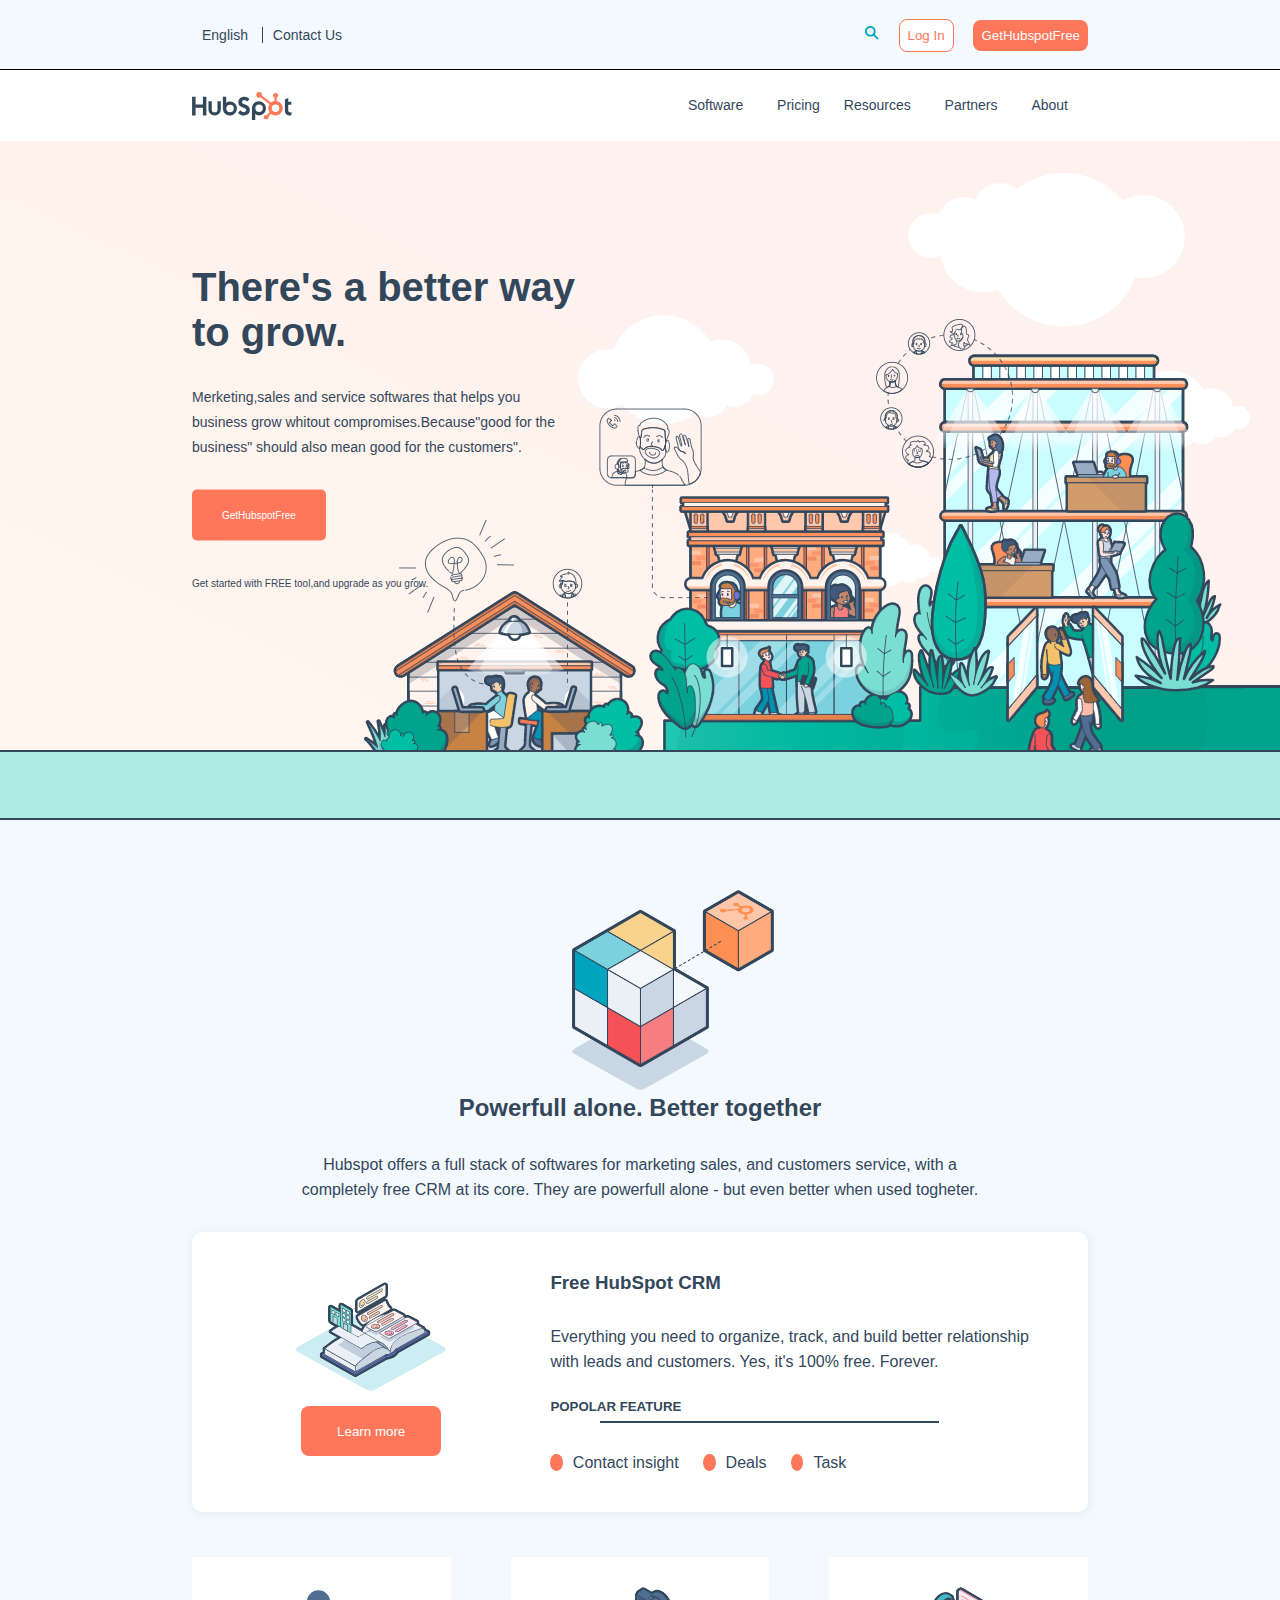
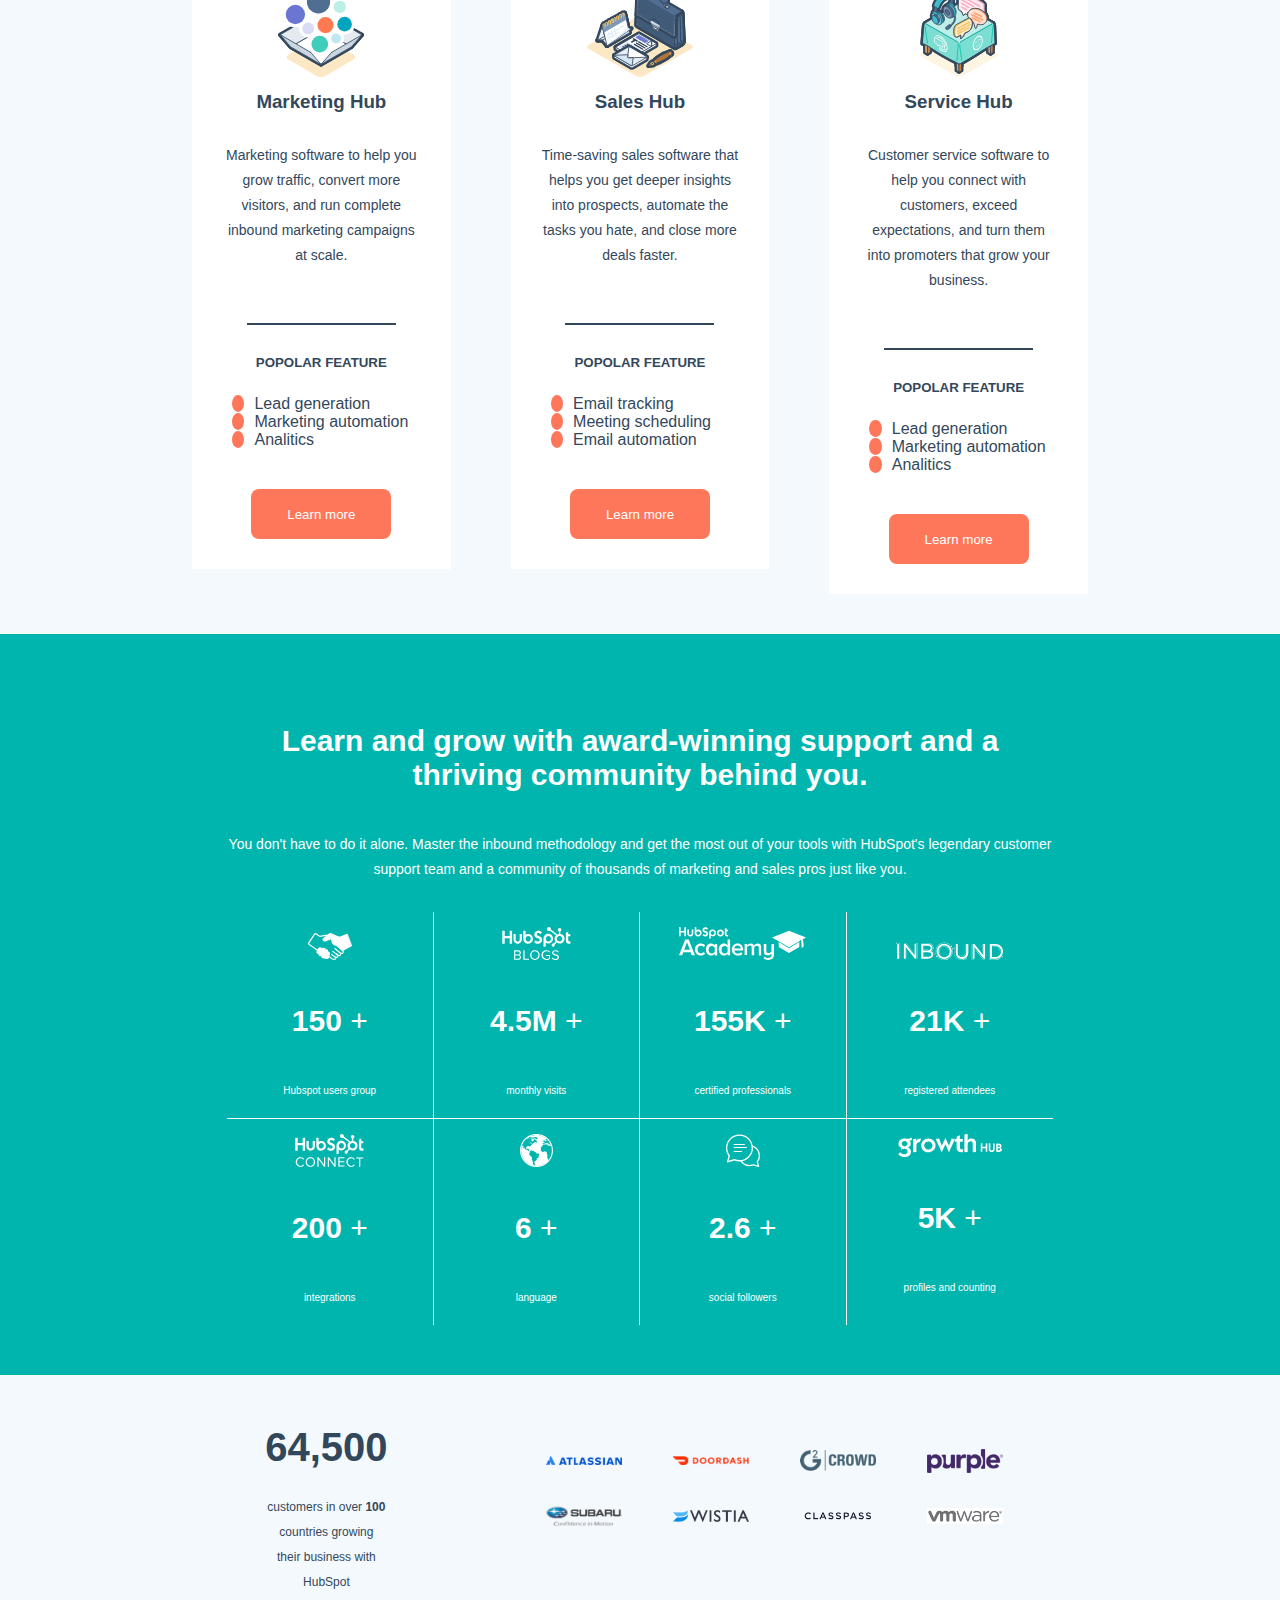
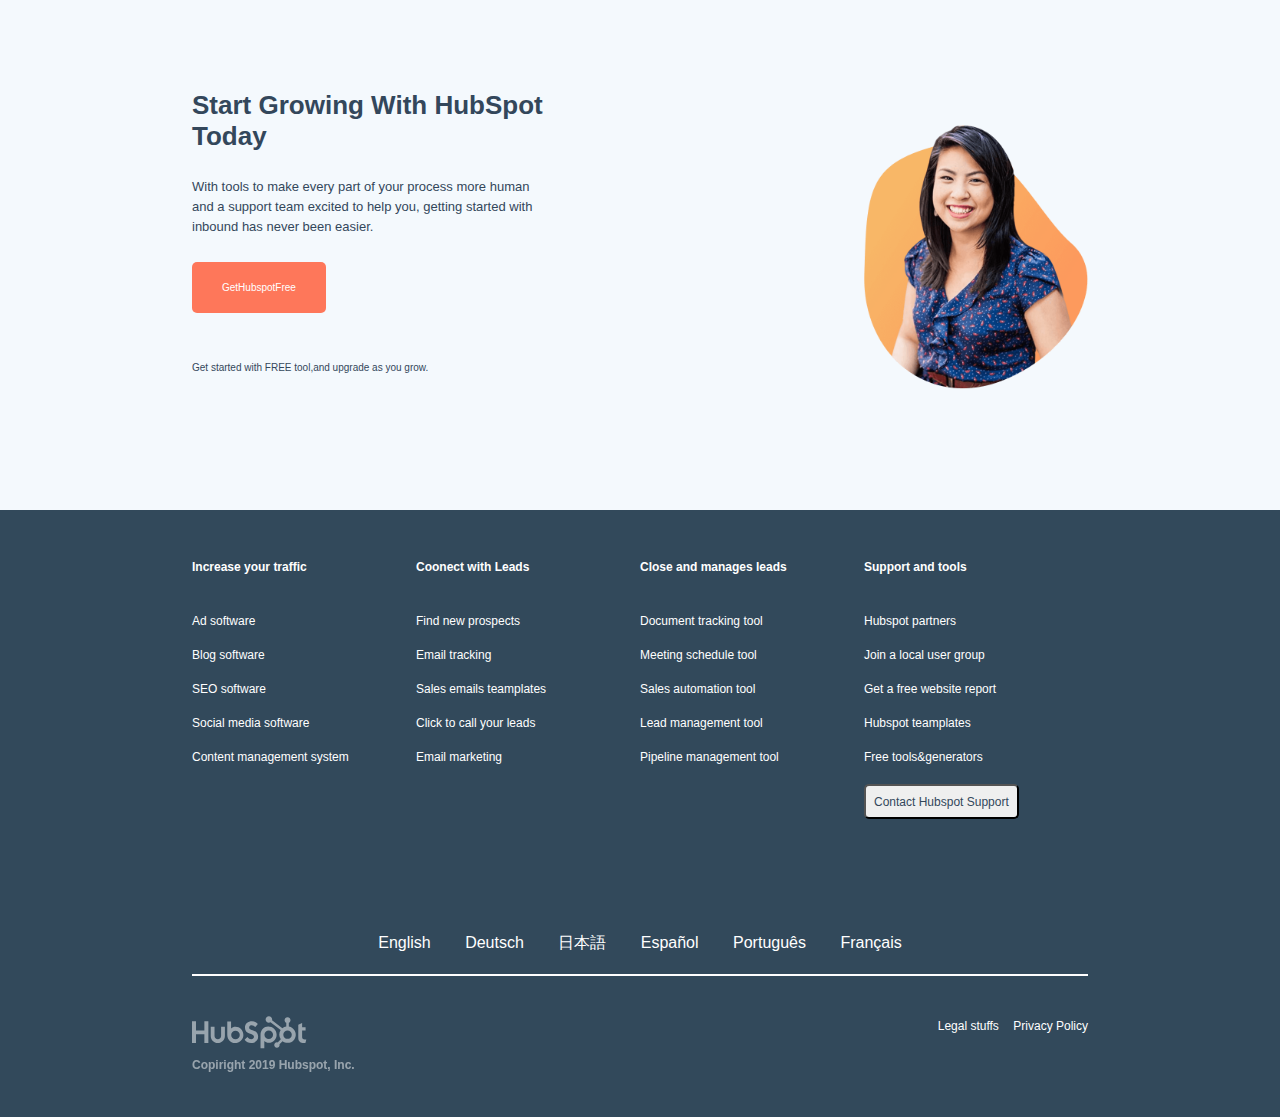
<file: index.html>
<!DOCTYPE html>
<html lang="en">
<head>
    <meta charset="UTF-8">
    <meta http-equiv="X-UA-Compatible" content="IE=edge">
    <meta name="viewport" content="width=device-width, initial-scale=1.0">
    <title>Hubspot</title>
    
    <!-- link css -->
    <link rel="stylesheet" href="./assets/css/style.css">

    <!-- font -->
    <link rel="preconnect" href="https://fonts.gstatic.com">
    <link href="https://fonts.googleapis.com/css2?family=Montserrat:wght@200;400;600;800&display=swap" rel="stylesheet">

    <!-- font awesome -->
    <link rel="stylesheet" href="https://cdnjs.cloudflare.com/ajax/libs/font-awesome/5.15.3/css/all.min.css" integrity="sha512-iBBXm8fW90+nuLcSKlbmrPcLa0OT92xO1BIsZ+ywDWZCvqsWgccV3gFoRBv0z+8dLJgyAHIhR35VZc2oM/gI1w==" crossorigin="anonymous" />

    <link rel="shortcut icon" href="./assets/img/HubSpot-Inversed-Favicon.webp" type="image/x-icon">
</head>

<body>
    <!-- site header -->
    <header>
        <!-- top nav -->
            <nav class="top_nav">
                <div class="container clearfix">
                    <!-- lato sinistro topn nav  -->
                    <div class="left_side">
                        <ul class="unstyled_list">
                            <li>
                                <i class="fas fa-globe-europe"></i>
                                English
                                <i class="fas fa-angle-down"></i>  
                            </li>
                            <li>
                                Contact Us
                            </li>
                        </ul>
                        

                    </div>
                    <!-- /lato sinistro top nav -->

                    <!-- lato destro top nav -->
                    <div class="right_side">
                        
                        <img src="./assets/img/search-20icon.webp" alt="search icon">
                        <button class="btn btn_out"><a href="">Log In</a></button>
                        <button class="btn btn_sol"><a href="">GetHubspotFree</a></button>

                    </div>
                    <!-- lato /destro top nav -->
                </div>         
            </nav>
        <!-- /top nav -->

        <!-- main nav -->
            <nav class="main_nav" >
                <div class="container clearfix">
                    <!-- lato sx main nav -->
                    <div class="left_side logo_img float">
                        <img src="./assets/img/logo.svg" alt="">
                    </div>
                    <!-- /lato sx main nav -->

                     <!-- lato dx main nav -->
                     <div class="nav_select">
                         <ul>
                             <li>Software<i class="fas fa-angle-down"></i> </li>
                             <li>Pricing</li>
                             <li>Resources<i class="fas fa-angle-down"></i> </li>
                             <li>Partners<i class="fas fa-angle-down"></i> </li>
                             <li>About<i class="fas fa-angle-down"></i> </li>
                         </ul>
                     </div>
                    <!-- /lato dx main nav -->   
              </div>
            </nav>
        <!-- /main nav -->

        <!-- header banner -->
        <div class="banner">
            <div class="container">
                <div class="jumbotron">
                    <h1>There's a better way to grow.</h1>
                    <p>Merketing,sales and service softwares that helps you business grow whitout compromises.Because"good for the business" should also mean good for the customers".</p>
                    <button class="btn btn_sol btn_big"><a href="">GetHubspotFree</a></button>
                    <p>Get started with FREE tool,and upgrade as you grow.</p>
                </div>
            </div>
        </div>
        <!-- /header banner -->
        <div class="separe"></div>
    </header>
    <!-- /site header -->

    <!-- site main -->
    <main>
        <!-- main ban -->
        <div class="main_ban">
            <img src="./assets/img/cube.webp" alt="cubo di rubick">
            <h2>Powerfull alone. Better together</h2>
            <p>Hubspot offers a full stack of softwares for marketing sales, and customers service, with a completely free CRM at its core. They are powerfull alone - but even better when used togheter.</p>
        </div>
        <!-- /main ban -->

        <!-- Main column -->
        <div class="container clearfix" id="columns">
            <div class="col_large clearfix">
               
                <div class="sx_side_cll float">
                    <img src="./assets/img/book.svg" alt="libro">
                    <button class="btn btn_sol btn_learn">
                        <a href="">Learn more</a>
                    </button>
                </div>
           
                <div class="rx_side_cll float">
                    
                    <h3>Free HubSpot CRM</h3>
                    
                    <p>Everything you need to organize, track, and build better relationship with leads and customers. Yes, it's 100% free. Forever.</p>
                    
                    <h5>POPOLAR FEATURE</h5>

                    

                    <ul>
                        <li>Contact insight</li>
                        <li>Deals</li>
                        <li>Task</li>
                    </ul>

                </div>
            
            </div>
        

            <div class="clearfix">
                
                <div class="col_3 float">
                    <img src="./assets/img/buble.svg" alt="">
                    <h3>Marketing Hub</h3>
                    <p>Marketing software to help you grow traffic, convert more visitors, and run complete inbound marketing campaigns at scale.</p>

                    <h5>POPOLAR FEATURE</h5>

                    <ul>
                        <li>Lead generation</li>
                        <li>Marketing automation</li>
                        <li>Analitics</li>
                    </ul>

                    <button class="btn btn_sol btn_learn">
                        <a href="">Learn more</a>
                    </button>
    
                </div>
    
                <div class="col_3 float">
                    <img src="./assets/img/office.svg" alt="">
                    <h3>Sales Hub</h3>
                    <p>Time-saving sales software that helps you get deeper insights into prospects, automate the tasks you hate, and close more deals faster.</p>

                    <h5>POPOLAR FEATURE</h5>

                    <ul>
                        <li>Email tracking</li>
                        <li>Meeting scheduling</li>
                        <li>Email automation</li>
                    </ul>

                    <button class="btn btn_sol btn_learn">
                        <a href="">Learn more</a>
                    </button>


    
                </div>
    
                <div class="col_3 float">
                    <img src="./assets/img/table.svg" alt="">
                    <h3>Service Hub</h3>
                    <p>Customer service software to help you connect with customers, exceed expectations, and turn them into promoters that grow your business.</p>

                    <h5>POPOLAR FEATURE</h5>

                    <ul>
                        <li>Lead generation</li>
                        <li>Marketing automation</li>
                        <li>Analitics</li>
                    </ul>

                    <button class="btn btn_sol btn_learn">
                        <a href="">Learn more</a>
                    </button>
    
                </div>

            </div>
        <!-- Main column -->
            
        </div>
        <!-- /Main column -->

        <!-- main data section -->
        <div class="data_section">
            <div class="container">
                <h2>Learn and grow with award-winning support and a thriving community behind you.</h2>
                <p>You don't have to do it alone. Master the inbound methodology and get the most out of your tools with HubSpot's legendary customer support team and a community of thousands of marketing and sales pros just like you.</p>
            </div>

            <div class="container clearfix">
              
                <!-- prima riga box dati -->
                <div class="row1">
                   
                    <div class="lt_boxes float">
                        <img src="./assets/img/hands.svg" alt="stretta di mano">
                        <h2>150</h2>
                        <p>Hubspot users group</p>
                    </div>
                    
                    <div class="lt_boxes float ">
                        <img src="./assets/img/blogs.svg" alt="icona blog">
                        <h2>4.5M</h2>
                        <p>monthly visits</p>
                    </div>
                   
                    <div class="lt_boxes float ">
                        <img src="./assets/img/academy.svg" alt="icona accademia Hubspot">
                        <h2>155K</h2>
                        <p>certified professionals</p>
                    </div>
                   
                    <div class="lt_boxes float ">
                        <img src="./assets/img/inbound.svg" alt="inbound">
                        <h2>21K</h2>
                        <p>registered attendees</p>
                    </div>

                </div>
               <!-- /prima riga box dati -->

                <!-- seconda riga box dati -->
                <div class="row2">

                    <div class="lt_boxes float">
                        <img src="./assets/img/connect.svg" alt="icona hubspot connect">
                        <h2>200</h2>
                        <p>integrations</p>
                    </div>

                    <div class="lt_boxes float">
                        <img src="./assets/img/globe.svg" alt="icona mondo">
                        <h2>6</h2>
                        <p>language</p>
                    </div>

                    <div class="lt_boxes float">
                        <img src="./assets/img/followers.svg" alt="icona followers">
                        <h2>2.6</h2>
                        <p>social followers</p>
                    </div>

                    <div class="lt_boxes float">
                        <img src="./assets/img/growth.svg" alt="icona hubspot growth">
                        <h2>5K</h2>
                        <p>profiles and counting</p>
                    </div>

                </div>
                <!-- seconda riga box dati -->

            </div>
        </div>
        <!--/ main data section -->

        <!-- main partners logo section -->
        <div class="container clearfix">
            <div class="partner_data float">
                <h2>64,500</h2>
                <p>customers in over <strong>100</strong> countries growing their business with HubSpot</p>
            </div>
        

            <div class="partners_logo float">
               
                <div class="gallery">
                    <img src="./assets/img/atlasian.webp" alt="atlasian logo">
                </div>

                <div class="gallery">
                    <img src="./assets/img/doordash.webp" alt="doordash logo">
                </div>

                <div class="gallery">
                    <img src="./assets/img/g2crowd.webp" alt="g2crowd logo">
                </div>

                 <div class="gallery">
                    <img src="./assets/img/purple.webp" alt="purple logo">
                </div>

                <div class="gallery">
                    <img src="./assets/img/subaru.webp" alt="subaru logo">
                </div>

                <div class="gallery">
                    <img src="./assets/img/wistia.webp" alt="wistia logo">
                </div>

                <div class="gallery">
                    <img src="./assets/img/classpass.webp" alt="classpass logo">
                </div>

                <div class="gallery">
                    <img src="./assets/img/vmware.webp" alt="vmware logo"> 
                </div>
           
            </div>
        </div>
        <!-- /main partners logo section -->

        <!-- start grow section -->
        <div class="container">
            <div class="banner2">
               <div class="banner2_text">
                    <h2>Start Growing With HubSpot Today</h2>
                
                    <p>With tools to make every part of your process more human and a support team excited to help you, getting started with inbound has never been easier.</p>
                
                    <button class="btn btn_sol btn_big"><a href="">GetHubspotFree</a></button>
                
                    <p>Get started with FREE tool,and upgrade as you grow.</p> 
                </div>
            </div>
          
        </div>
        <!-- /start grow section -->


    </main>
    <!-- /site main -->

    <!-- site footer -->
    <footer>
        <div class="container clearfix">
            <!-- prima colonna -->
            <div class="foot_col float">
               <ul>
                    <li class="list_title">
                        Increase your traffic
                    </li>
                    
                    <li>
                        Ad software
                    </li>
                    
                    <li>
                        Blog software
                    
                    </li>
                    
                    <li>
                        SEO software
                    </li>
                    
                    <li>
                        Social media software
                    </li>
                    
                    <li>
                        Content management system
                    </li>
             </ul>
            </div>
            <!-- /prima colonna -->

            <!-- seconda colonna -->
            <div class="foot_col float">
                <ul>
                    <li class="list_title">
                        Coonect with Leads
                    </li>
                    
                    <li>
                        Find new prospects
                    </li>
                    
                    <li>
                        Email tracking
                    </li>
                    
                    <li>
                        Sales emails teamplates
                    </li>
                    
                    <li>
                        Click to call your leads
                    </li>
                    
                    <li>
                        Email marketing
                    </li>
             </ul>
            </div>
            <!-- /seconda colonna -->

            <!-- terza colonna -->
            <div class="foot_col float">
                <ul>
                    <li class="list_title">
                        Close and manages leads
                    </li>
                    
                    <li>
                        Document tracking tool
                    </li>
                    
                    <li>
                        Meeting schedule tool
                    </li>
                    
                    <li>
                        Sales automation tool
                    </li>
                    
                    <li>
                        Lead management tool
                    </li>
                    
                    <li>
                        Pipeline management tool
                    </li>
             </ul>
            </div>
            <!-- /terza colonna -->

            <!-- quarta colonna -->
            <div class="foot_col float">
                <ul>
                    <li class="list_title">
                        Support and tools
                    </li>
                    
                    <li>
                        Hubspot partners
                    </li>
                    
                    <li>
                        Join a local user group
                    </li>
                    
                    <li>
                        Get a free website report
                    </li>
                    
                    <li>
                        Hubspot teamplates
                    </li>
                    
                    <li>
                        Free tools&generators
                    </li>

                    <li>
                        <button id="sup_btn">
                            <a href="">Contact Hubspot Support</a>
                        </button>
                    </li>

                    <li>
                        <i class="fab fa-facebook-f fa-lg"></i> 
                        <i class="fab fa-instagram fa-lg"></i>
                        <i class="fab fa-youtube fa-lg"></i>
                        <i class="fab fa-twitter fa-lg"></i>
                        <i class="fab fa-linkedin-in fa-lg"></i>
                    </li>
             </ul>
            </div>
            <!-- /quarta colonna -->

            <!-- lingue -->
            <div class="languages float">
                <a href="">English</a>
                <a href="">Deutsch</a>
                <a href="">日本語</a>
                <a href="">Español</a>
                <a href="">Português</a>
                <a href="">Français</a>
            </div>
            <!-- /lingue -->

            <!-- logo and terms -->
            <div class="clearfix">
                <div class="footer_logo float">
                    <img src="./assets/img/logo-white.svg" alt="hubspot logo bianco">
                    <span>Copiright 
                        <i class="far fa-copyright"></i>
                        2019 Hubspot, Inc.
                    </span>

                </div>

                <div class="terms float">
                    <a href="">Legal stuffs</a>
                    <a href="">Privacy Policy</a>
                </div>
            </div>
            <!-- /logo and terms -->



        </div>
    </footer>
    <!-- /site footer -->
    
</body>
</html>
</file>
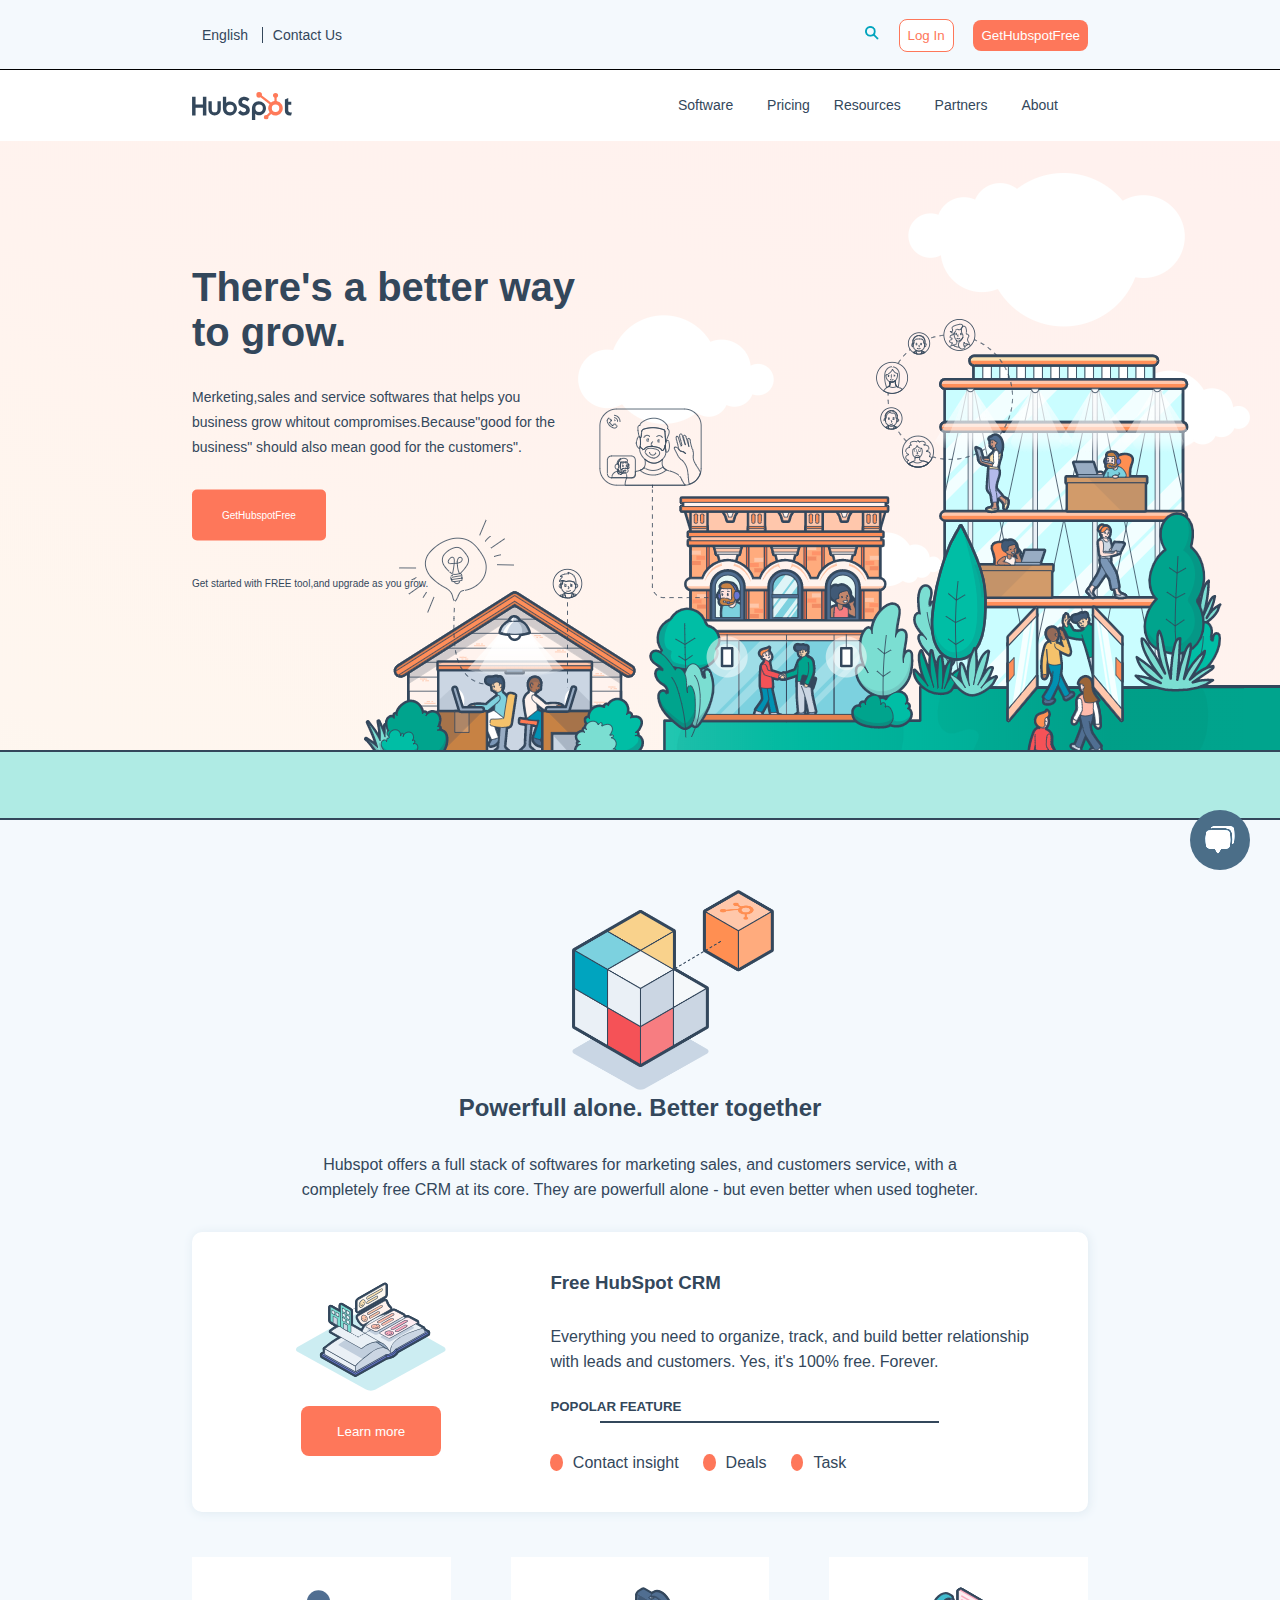
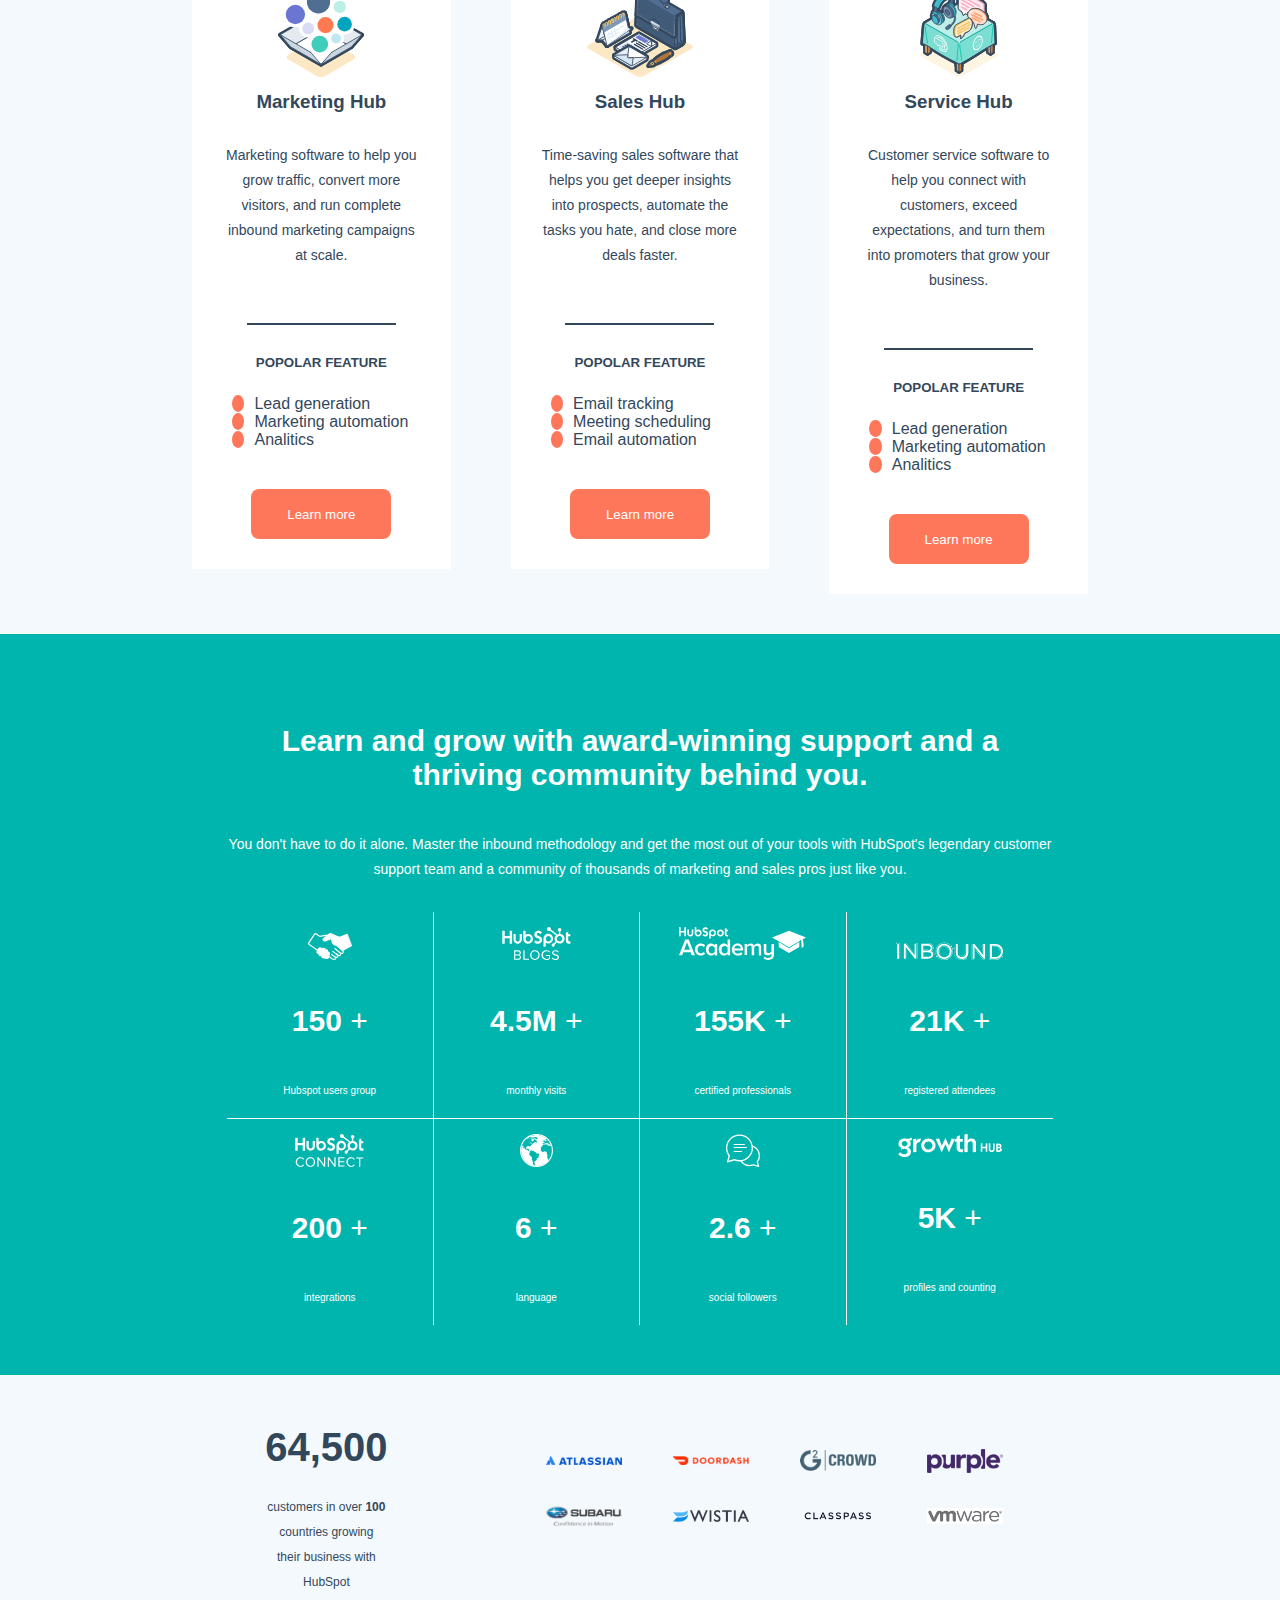
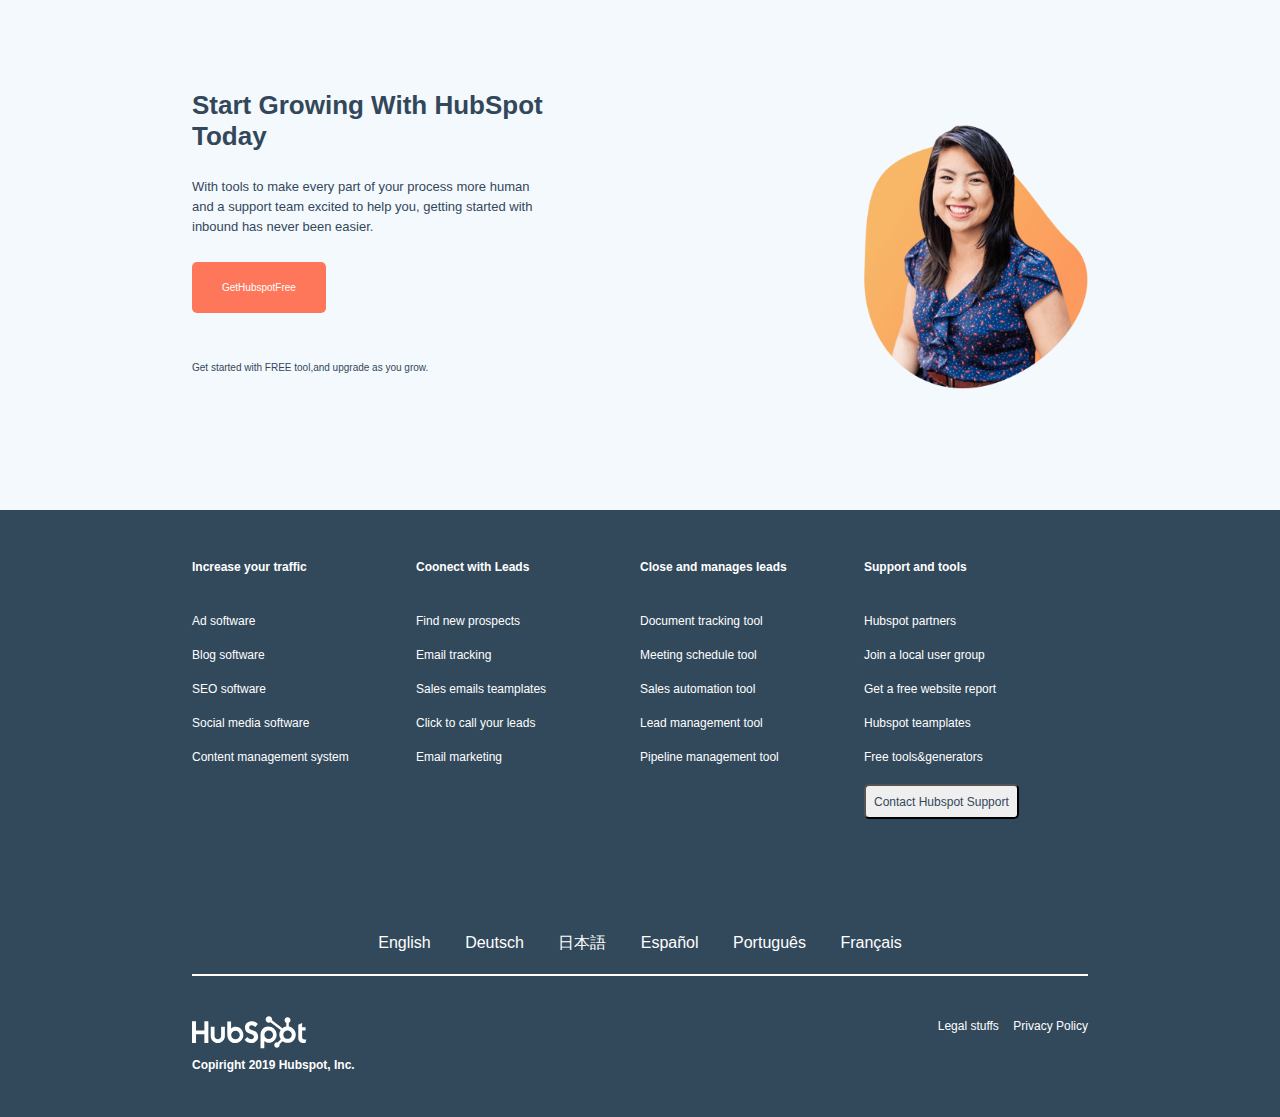
<file: Bonus/index.html>
<!DOCTYPE html>
<html lang="en">
<head>
    <meta charset="UTF-8">
    <meta http-equiv="X-UA-Compatible" content="IE=edge">
    <meta name="viewport" content="width=device-width, initial-scale=1.0">
    <title>Hubspot</title>
    
    <!-- link css -->
    <link rel="stylesheet" href="./assets/css/style.css">

    <!-- font -->
    <link rel="preconnect" href="https://fonts.gstatic.com">
    <link href="https://fonts.googleapis.com/css2?family=Montserrat:wght@200;400;600;800&display=swap" rel="stylesheet">

    <!-- font awesome -->
    <link rel="stylesheet" href="https://cdnjs.cloudflare.com/ajax/libs/font-awesome/5.15.3/css/all.min.css" integrity="sha512-iBBXm8fW90+nuLcSKlbmrPcLa0OT92xO1BIsZ+ywDWZCvqsWgccV3gFoRBv0z+8dLJgyAHIhR35VZc2oM/gI1w==" crossorigin="anonymous" />

    <link rel="shortcut icon" href="./assets/img/HubSpot-Inversed-Favicon.webp" type="image/x-icon">
</head>

<body>
    <!-- site header -->
    <header>
        <!-- top nav -->
            <nav class="top_nav">
                <div class="container clearfix">
                    <!-- lato sinistro topn nav  -->
                    <div class="left_side">
                        <ul class="unstyled_list">
                            <li>
                                <div class="dropdown">
                                    <i class="fas fa-globe-europe"></i>
                                        English
                                    <i class="fas fa-angle-down"></i>  
                                    <div class="dropdown_content dd_language">
                                        <a href="">English</a>
                                        <a href="">Deutsch</a>
                                        <a href="">日本語</a>
                                        <a href="">Español</a>
                                        <a href="">Português</a>
                                        <a href="">Français</a>
                                    </div>
                                </div>
                            </li>
                                
                            <li>
                                Contact Us
                            </li>
                        </ul>
                        

                    </div>
                    <!-- /lato sinistro top nav -->

                    <!-- lato destro top nav -->
                    <div class="right_side">
                        
                        <img src="./assets/img/search-20icon.webp" alt="search icon">
                        <button class="btn btn_out"><a href="">Log In</a></button>
                        <button class="btn btn_sol"><a href="">GetHubspotFree</a></button>

                    </div>
                    <!-- lato /destro top nav -->
                </div>         
            </nav>
        <!-- /top nav -->

        <!-- main nav -->
            <nav class="main_nav" >
                <div class="container clearfix">
                    <!-- lato sx main nav -->
                    <div class="left_side logo_img float">
                        <img src="./assets/img/logo.svg" alt="">
                    </div>
                    <!-- /lato sx main nav -->

                     <!-- lato dx main nav -->
                     <div class="nav_select">
                         <ul>
                             <li>Software<i class="fas fa-angle-down"></i> </li>
                             <li>Pricing</li>
                             <li>Resources<i class="fas fa-angle-down"></i> </li>

                             <li>Partners<i class="fas fa-angle-down"></i> 
                            
                            </li>
                            
                            <li>
                                 <div class="dropdown">
                                    About<i class="fas fa-angle-down"></i> 
                                   
                                    <div class="dropdown_content dd_about clearfix">
                                       <div class="float">
                                            <ul>
                                                <li class="list_title">Company</li>
                                                <li>About us</li>
                                                <li>Contact Us</li>
                                                <li>Managment Team</li>
                                                <li>Board of directors</li>
                                                <li>Careers</li>
                                            </ul>
                                        </div>
                                       
                                       <div class="float">
                                            <ul>
                                                <li class="list_title">News</li>
                                                <li>Hubspot News</li>
                                                <li>Press Resources</li>
                                                <li>Speakers</li>
                                            </ul>
                                        </div>
                                      
                                        <div class="float">
                                            <ul>
                                                <li class="list_title">Investors</li>
                                                <li>Investors Relations</li>
                                            </ul>
                                        </div>
                                      
                                    </div>
                                 </div>
                            
                            </li>
                         </ul>
                     </div>
                    <!-- /lato dx main nav -->   
              </div>
            </nav>
        <!-- /main nav -->

        <!-- header banner -->
        <div class="banner">
            <div class="container">
                <div class="jumbotron">
                    <h1>There's a better way to grow.</h1>
                    <p>Merketing,sales and service softwares that helps you business grow whitout compromises.Because"good for the business" should also mean good for the customers".</p>
                    <button class="btn btn_sol btn_big"><a href="">GetHubspotFree</a></button>
                    <p>Get started with FREE tool,and upgrade as you grow.</p>
                </div>
            </div>
        </div>
        <!-- /header banner -->
        <div class="separe"></div>
    </header>
    <!-- /site header -->

    <!-- site main -->
    <main>
        <!-- main ban -->
        <div class="main_ban">
            <img src="./assets/img/cube.webp" alt="cubo di rubick">
            <h2>Powerfull alone. Better together</h2>
            <p>Hubspot offers a full stack of softwares for marketing sales, and customers service, with a completely free CRM at its core. They are powerfull alone - but even better when used togheter.</p>
        </div>
        <!-- /main ban -->

        <!-- Main column -->
        <div class="container clearfix" id="columns">
            <div class="col_large clearfix">
               
                <div class="sx_side_cll float">
                    <img src="./assets/img/book.svg" alt="libro">
                    <button class="btn btn_sol btn_learn">
                        <a href="">Learn more</a>
                    </button>
                </div>
           
                <div class="rx_side_cll float">
                    
                    <h3>Free HubSpot CRM</h3>
                    
                    <p>Everything you need to organize, track, and build better relationship with leads and customers. Yes, it's 100% free. Forever.</p>
                    
                    <h5>POPOLAR FEATURE</h5>

                    

                    <ul>
                        <li>Contact insight</li>
                        <li>Deals</li>
                        <li>Task</li>
                    </ul>

                </div>
            
            </div>
        

            <div class="clearfix">
                
                <div class="col_3 float">
                    <img src="./assets/img/buble.svg" alt="">
                    <h3>Marketing Hub</h3>
                    <p>Marketing software to help you grow traffic, convert more visitors, and run complete inbound marketing campaigns at scale.</p>

                    <h5>POPOLAR FEATURE</h5>

                    <ul>
                        <li>Lead generation</li>
                        <li>Marketing automation</li>
                        <li>Analitics</li>
                    </ul>

                    <button class="btn btn_sol btn_learn">
                        <a href="">Learn more</a>
                    </button>
    
                </div>
    
                <div class="col_3 float">
                    <img src="./assets/img/office.svg" alt="">
                    <h3>Sales Hub</h3>
                    <p>Time-saving sales software that helps you get deeper insights into prospects, automate the tasks you hate, and close more deals faster.</p>

                    <h5>POPOLAR FEATURE</h5>

                    <ul>
                        <li>Email tracking</li>
                        <li>Meeting scheduling</li>
                        <li>Email automation</li>
                    </ul>

                    <button class="btn btn_sol btn_learn">
                        <a href="">Learn more</a>
                    </button>


    
                </div>
    
                <div class="col_3 float">
                    <img src="./assets/img/table.svg" alt="">
                    <h3>Service Hub</h3>
                    <p>Customer service software to help you connect with customers, exceed expectations, and turn them into promoters that grow your business.</p>

                    <h5>POPOLAR FEATURE</h5>

                    <ul>
                        <li>Lead generation</li>
                        <li>Marketing automation</li>
                        <li>Analitics</li>
                    </ul>

                    <button class="btn btn_sol btn_learn">
                        <a href="">Learn more</a>
                    </button>
    
                </div>

            </div>
        <!-- Main column -->
            
        </div>
        <!-- /Main column -->

        <!-- main data section -->
        <div class="data_section">
            <div class="container">
                <h2>Learn and grow with award-winning support and a thriving community behind you.</h2>
                <p>You don't have to do it alone. Master the inbound methodology and get the most out of your tools with HubSpot's legendary customer support team and a community of thousands of marketing and sales pros just like you.</p>
            </div>

            <div class="container clearfix">
              
                <!-- prima riga box dati -->
                <div class="row1">
                   
                    <div class="lt_boxes float">
                        <img src="./assets/img/hands.svg" alt="stretta di mano">
                        <h2>150</h2>
                        <p>Hubspot users group</p>
                    </div>
                    
                    <div class="lt_boxes float ">
                        <img src="./assets/img/blogs.svg" alt="icona blog">
                        <h2>4.5M</h2>
                        <p>monthly visits</p>
                    </div>
                   
                    <div class="lt_boxes float ">
                        <img src="./assets/img/academy.svg" alt="icona accademia Hubspot">
                        <h2>155K</h2>
                        <p>certified professionals</p>
                    </div>
                   
                    <div class="lt_boxes float ">
                        <img src="./assets/img/inbound.svg" alt="inbound">
                        <h2>21K</h2>
                        <p>registered attendees</p>
                    </div>

                </div>
               <!-- /prima riga box dati -->

                <!-- seconda riga box dati -->
                <div class="row2">

                    <div class="lt_boxes float">
                        <img src="./assets/img/connect.svg" alt="icona hubspot connect">
                        <h2>200</h2>
                        <p>integrations</p>
                    </div>

                    <div class="lt_boxes float">
                        <img src="./assets/img/globe.svg" alt="icona mondo">
                        <h2>6</h2>
                        <p>language</p>
                    </div>

                    <div class="lt_boxes float">
                        <img src="./assets/img/followers.svg" alt="icona followers">
                        <h2>2.6</h2>
                        <p>social followers</p>
                    </div>

                    <div class="lt_boxes float">
                        <img src="./assets/img/growth.svg" alt="icona hubspot growth">
                        <h2>5K</h2>
                        <p>profiles and counting</p>
                    </div>

                </div>
                <!-- seconda riga box dati -->

            </div>
        </div>
        <!--/ main data section -->

        <!-- main partners logo section -->
        <div class="container clearfix">
            <div class="partner_data float">
                <h2>64,500</h2>
                <p>customers in over <strong>100</strong> countries growing their business with HubSpot</p>
            </div>
        

            <div class="partners_logo float">
               
                <div class="gallery">
                    <img src="./assets/img/atlasian.webp" alt="atlasian logo">
                </div>

                <div class="gallery">
                    <img src="./assets/img/doordash.webp" alt="doordash logo">
                </div>

                <div class="gallery">
                    <img src="./assets/img/g2crowd.webp" alt="g2crowd logo">
                </div>

                 <div class="gallery">
                    <img src="./assets/img/purple.webp" alt="purple logo">
                </div>

                <div class="gallery">
                    <img src="./assets/img/subaru.webp" alt="subaru logo">
                </div>

                <div class="gallery">
                    <img src="./assets/img/wistia.webp" alt="wistia logo">
                </div>

                <div class="gallery">
                    <img src="./assets/img/classpass.webp" alt="classpass logo">
                </div>

                <div class="gallery">
                    <img src="./assets/img/vmware.webp" alt="vmware logo"> 
                </div>
           
            </div>
        </div>
        <!-- /main partners logo section -->

        <!-- start grow section -->
        <div class="container">
            <div class="banner2">
               <div class="banner2_text">
                    <h2>Start Growing With HubSpot Today</h2>
                
                    <p>With tools to make every part of your process more human and a support team excited to help you, getting started with inbound has never been easier.</p>
                
                    <button class="btn btn_sol btn_big"><a href="">GetHubspotFree</a></button>
                
                    <p>Get started with FREE tool,and upgrade as you grow.</p> 
                </div>
            </div>
          
        </div>
        <!-- /start grow section -->


    </main>
    <!-- /site main -->

    <!-- site footer -->
    <footer>
        <div class="container clearfix">
            <!-- prima colonna -->
            <div class="foot_col float">
               <ul>
                    <li class="list_title">
                        Increase your traffic
                    </li>
                    
                    <li>
                        Ad software
                    </li>
                    
                    <li>
                        Blog software
                    
                    </li>
                    
                    <li>
                        SEO software
                    </li>
                    
                    <li>
                        Social media software
                    </li>
                    
                    <li>
                        Content management system
                    </li>
             </ul>
            </div>
            <!-- /prima colonna -->

            <!-- seconda colonna -->
            <div class="foot_col float">
                <ul>
                    <li class="list_title">
                        Coonect with Leads
                    </li>
                    
                    <li>
                        Find new prospects
                    </li>
                    
                    <li>
                        Email tracking
                    </li>
                    
                    <li>
                        Sales emails teamplates
                    </li>
                    
                    <li>
                        Click to call your leads
                    </li>
                    
                    <li>
                        Email marketing
                    </li>
             </ul>
            </div>
            <!-- /seconda colonna -->

            <!-- terza colonna -->
            <div class="foot_col float">
                <ul>
                    <li class="list_title">
                        Close and manages leads
                    </li>
                    
                    <li>
                        Document tracking tool
                    </li>
                    
                    <li>
                        Meeting schedule tool
                    </li>
                    
                    <li>
                        Sales automation tool
                    </li>
                    
                    <li>
                        Lead management tool
                    </li>
                    
                    <li>
                        Pipeline management tool
                    </li>
             </ul>
            </div>
            <!-- /terza colonna -->

            <!-- quarta colonna -->
            <div class="foot_col float">
                <ul>
                    <li class="list_title">
                        Support and tools
                    </li>
                    
                    <li>
                        Hubspot partners
                    </li>
                    
                    <li>
                        Join a local user group
                    </li>
                    
                    <li>
                        Get a free website report
                    </li>
                    
                    <li>
                        Hubspot teamplates
                    </li>
                    
                    <li>
                        Free tools&generators
                    </li>

                    <li>
                        <button id="sup_btn">
                            <a href="">Contact Hubspot Support</a>
                        </button>
                    </li>

                    <li>
                        <i class="fab fa-facebook-f fa-lg"></i> 
                        <i class="fab fa-instagram fa-lg"></i>
                        <i class="fab fa-youtube fa-lg"></i>
                        <i class="fab fa-twitter fa-lg"></i>
                        <i class="fab fa-linkedin-in fa-lg"></i>
                    </li>
             </ul>
            </div>
            <!-- /quarta colonna -->

            <!-- lingue -->
            <div class="languages float">
                <a href="">English</a>
                <a href="">Deutsch</a>
                <a href="">日本語</a>
                <a href="">Español</a>
                <a href="">Português</a>
                <a href="">Français</a>
            </div>
            <!-- /lingue -->

            <!-- logo and terms -->
            <div class="clearfix">
                <div class="footer_logo float">
                    <img src="./assets/img/logo-white.svg" alt="hubspot logo bianco">
                    <span>Copiright 
                        <i class="far fa-copyright"></i>
                        2019 Hubspot, Inc.
                    </span>

                </div>

                <div class="terms float">
                    <a href="">Legal stuffs</a>
                    <a href="">Privacy Policy</a>
                </div>
            </div>
            <!-- /logo and terms -->

            <!-- chat button pop up -->
            <div class="pop_chat">
                
                <input type="checkbox" name="" id="click">

                <label for="click">
                    <img src="./assets/img/launcher-open-icon.svg" alt="">
                    <i class="fas fa-times fa-2x"></i>
                </label>
    
                <div class="wrapper">
                    <div class="chatbox">
                        <form action="#">
                            <textarea cols="30" rows="10" placeholder="Scrivi qui" required></textarea>
                            <button type="submit">Invia</button>
                        </form>
                    </div>
                </div>
                
            </div>
            <!-- /chat button pop up -->

        </div>
    </footer>
    <!-- /site footer -->
    
</body>
</html>
</file>
<file: assets/css/style.css>
/* base style */
*{
    box-sizing: border-box;
    margin: 0;
    padding: 0;
}

body{
    /* font-family: 'Montserrat', sans-serif; */
    font-family: Arial, Helvetica, sans-serif;
    color: rgba(51, 71, 91, 1)
}

h3{
    margin-bottom: 30px;
}

p{
    line-height: 25px;
}

h5{
    margin: 25px 0;
}

li{
    display: inline;
    padding: 0 10px;
}

a{
    text-decoration: none;
}

/* Utility class */

.container{
    width: 70%;
    margin: auto;
}
.clearfix::after{
    content: "";
    display: table;
    clear: both;
}

.float{
float: left;
}

.btn{
    display: inline-block;
    padding: 0.5rem 0.5rem;
    border-radius: 8px;
}

.btn_out{
    border: 1px solid rgba(254, 119, 90, 1);
    background-color: white;
}

.btn_sol{
    background-color: rgba(254, 119, 90, 1) ;
    border: none;
}

.btn_big{
    font-size: 10px;
    padding: 20px 30px;
    border-radius: 5px;
}

.btn_out>a{
    color: rgba(254, 119, 90, 1);
    text-decoration: none;
    
}

.btn_sol>a{
    text-decoration: none;
    color: white;
   
}

.btn_learn{
    height: 50px;
    width: 140px;
    display: inline-block;
}

.unstyled_list{
    list-style: none;
}




/*****
 header style 
 *****/
header{
    color: rgba(51, 71, 91, 1);
}

 /* <!-- nav fissa style --> */
.top_nav{
    background-color: rgba(244, 249, 253, 1);
    height: 70px;
    line-height: 70px;
    vertical-align: middle;
    font-size: 14px;
    width: 100%;
    border-bottom: 1px solid black;
    display: inline-block;
    position: fixed;
    top: 0;
    left: 0;
    z-index: 1;
}

.left_side, .right_side{
    width: 50%;
    float: left;
}
.unstyled_list>li:first-child{
    padding-right: 10px;
    border-right: 1px solid rgba(51, 71, 91, 1);
}

 .right_side{
     text-align: right;
 }

 .right_side img{
     width: 14px;
 }

.right_side>.btn_out{
    margin: 0 1rem;
}
 /* <!-- nav fissa style--> */

 /* main nav style */
.main_nav{
    height: 70px;
    display: inline-block;
    width: 100%;
    height: 70px;
    line-height: 70px;
    vertical-align: middle;
    font-size: 14px;
    margin-top: 70px;
}

.logo_img>img{
   width: 100px;
    line-height: 70px;
    vertical-align: middle;
}

.nav_select>ul{
    text-align: right;
}
.nav_select li i{
    padding: 0 10px;
}

.nav_select li i:last-child{
    padding-right: 0;
}

/* banner style */
.banner{
    background-color: rgba(255, 243, 239, 1);
    height: 610px;
    background-image: url(../img/jumbotron.png);
    background-position: top right;
    background-repeat: no-repeat;
    position: relative;
}

.jumbotron{
    width: 30%;
    position: absolute;
    top: 50%;
    transform: translateY(-50%);

}

.jumbotron>h1{
    font-size: 40px;
    margin-bottom: 30px;
}
.jumbotron>p{
    color: rgba(51, 71, 91, 1);
    font-size: 14px;
    margin-bottom: 30px;

}

.jumbotron p:last-child{
    font-size: 10px;
    margin-top: 30px;
}

/* separe style */
.separe{
    height: 70px;
    border-top: 2px solid rgba(51, 71, 91, 1);
    background-color: rgba(175, 235, 228, 1);
    border-bottom: 2px solid rgba(51, 71, 91, 1)    ;
}

/***** 
Main style 
******/
main{
    padding: 40px 0;
    background-color: rgba(244, 249, 253, 1);
}

/* main ban style */
.main_ban{
    text-align: center;
    width: 55%;
    margin: auto;
    padding: 30px 0 ;
}
.main_ban>img{
    height: 200px;
}

.main_ban h2{
    margin-bottom: 30px;
}
.main_ban p{
    line-height: 25px;
}

/* main column style */

#columns{
    margin-bottom: 40px;
}
.col_large{
    background-color: white;
    position: relative;
    margin-bottom: 45px;
    border-radius: 10px;
    box-shadow: 1px 1px 10px 1px #e2ecf3;
    
}
.sx_side_cll{
    width: 40%;
    text-align: center;
    padding: 50px 0;
    
    
}
.sx_side_cll>img{
    margin: 0 auto;
    width: 150px;
    display: block;
}

.rx_side_cll{
    width: 60%;
    padding: 40px 40px 40px 0;
    
}

.rx_side_cll ul li::before{
   font-family: "Font Awesome 5 Free";
    content: "\f058";
    background-color: rgba(254, 119, 90, 1);
    margin-right: 10px;
    color: white;
    border-radius: 50%;
    
}

.col_large li:first-child{
    padding-left: 0;
}

.col_3{
    width: calc(33.333% - 40px);
    margin-right: 60px;
    background-color: white;
    text-align: center;
    padding: 30px 30px;
}

.col_3:last-child{
    margin-right: 0;
}
.col_3>img{
    height: 90px;
    margin-bottom: 10px;
}

.rx_side_cll h5::after{
        content: "";
        display: inline-block;
        width: 68%;
        vertical-align: middle;
        border-bottom: 2px solid rgba(51, 71, 91, 1);
        margin-left: 50px;
}


.col_3 p{
    font-size: 14px;
}


.col_3 ul{
    text-align: left;
    margin-bottom: 40px;
}

.col_3 ul li{
    display: block;
}

.col_3 h5::before{
    content: "";
        display: inline-block;
        width: 75%;
        vertical-align: middle;
        border-bottom: 2px solid rgba(51, 71, 91, 1);
        margin: 30px auto;
    

}

.col_3 ul li::before{
    font-family: "Font Awesome 5 Free";
    content: "\f058";
    background-color: rgba(254, 119, 90, 1);
    margin-right: 10px;
    color: white;
    border-radius: 50%;
}

.sx_side_cll .btn_learn{
    margin-top: 15px;
}

/* main data section style */

.data_section{
    background-color: rgba(0, 181, 173, 1);
    color: white;
    padding: 50px;

}

.data_section > .container h2{
    text-align: center;
    font-size: 30px;
    padding: 40px 0;
}

.data_section p{
    font-size: 14px;
    text-align: center;
    
}

/* style box dati */
.lt_boxes{
    width: calc(100% / 4);
    text-align: center;
    padding: 15px 30px;
}

.row1{
    margin-top: 30px;
}

.row1 .lt_boxes{
    border-right: 1px solid white;
    border-bottom: 1px solid white;
}

.row2 .lt_boxes{
    border-right: 1px solid white;
}

.row1 .lt_boxes:last-child, .row2 .lt_boxes:last-child {
    border-right: 0;
}

.lt_boxes h2{
font-weight: 800;
padding: 15px 0;
}

.lt_boxes h2::after{
    content: " +";
    font-weight: normal;
}

.lt_boxes>p{
    font-size: 10px;
}

/* partner section style */
.partner_data{
    width: 30%;
    text-align: center;
    padding: 50px;
}

.partner_data>h2{
    font-size: 40px;
}

.partner_data>p{
    line-height: 25px;
    padding: 25px 25px;
    font-size: 12px;
}

.partners_logo{
    width: 70%;
    padding: 60px;
    text-align: center;
}

.gallery{
        margin-bottom: 5px;
        float: left;
        width: calc(100% / 4);
        height: 50px;
         line-height: 50px;
}

.gallery img{
    width: 60%;
    vertical-align: middle;
   
}


/* grow section style */

.banner2{
    height: 400px;
    background-image: url(../img/woman.webp);
    background-size: 25%;
    background-repeat: no-repeat;
    background-position: 100% 40%;
}
.banner2_text{
    width: 40%;
    padding: 20px 0;
}

.banner2_text>h2{
    font-size: 26px;
    font-weight: 600;
}

.banner2_text>p{
    font-size: 13px;
    line-height: 20px;
    padding: 25px 0;
    
}

.banner2_text>p:last-child{
    font-size: 10px;
    margin-top: 20px;
}

/******
 Footer style 
 ******/
footer{
    background-color: rgba(50, 73, 91, 1);
    color: white;
}

/* colonne style */
 .foot_col{
     width: calc(100% / 4);
 }
 
 .foot_col>ul{
     padding-top: 40px;
 }

.foot_col>ul>li{
    display: block;
    padding: 10px 0;
    font-size: 12px;
}

.list_title{
    font-weight: bold;
    margin-bottom: 20px;
}

#sup_btn{
    border-radius: 5px;
    padding: 8px;
}

#sup_btn>a{
    font-size: 12px;
    text-decoration: none;
    color: rgba(51, 71, 91, 1);
}

.foot_col>ul>li>i{
    padding-right: 10px;
}

/* language style */
.languages{
    margin-top: 70px;
    text-align: center;
    width: 100%;
    padding-bottom: 20px;
    border-bottom: 2px solid white;
}
.languages>a{
    color: white;
    padding: 0 15px;
}


/* terms style */
.footer_logo, .terms{
    padding: 40px 0;
    width: 50%;
}

.footer_logo>img{
    filter: opacity(0.5);
}

.footer_logo span{
    font-size: 12px;
    font-weight: bold;
    padding: 5px 0;
    display: block;
    filter: opacity(0.5);
}

.terms{
    text-align: right;
}
.terms>a{
    color: white;
    font-size: 12px;
}

.terms>a:first-child{
    padding-right: 10px;
}
</file>
<file: Bonus/assets/css/style.css>
/* base style */
*{
    box-sizing: border-box;
    margin: 0;
    padding: 0;
}

body{
    /* font-family: 'Montserrat', sans-serif; */
    font-family: Arial, Helvetica, sans-serif;
    color: rgba(51, 71, 91, 1)
}

h3{
    margin-bottom: 30px;
}

p{
    line-height: 25px;
}

h5{
    margin: 25px 0;
}

li{
    display: inline;
    padding: 0 10px;
}

a{
    text-decoration: none;
}

/* Utility class */

.container{
    width: 70%;
    margin: auto;
}
.clearfix::after{
    content: "";
    display: table;
    clear: both;
}

.float{
float: left;
}

.btn{
    display: inline-block;
    padding: 0.5rem 0.5rem;
    border-radius: 8px;
}

.btn_out{
    border: 1px solid rgba(254, 119, 90, 1);
    background-color: white;
}

.btn_sol{
    background-color: rgba(254, 119, 90, 1) ;
    border: none;
}

.btn_big{
    font-size: 10px;
    padding: 20px 30px;
    border-radius: 5px;
}

.btn_out>a{
    color: rgba(254, 119, 90, 1);
    text-decoration: none;
    
}

.btn_sol>a{
    text-decoration: none;
    color: white;
   
}

.btn_learn{
    height: 50px;
    width: 140px;
    display: inline-block;
}

.unstyled_list{
    list-style: none;
}

/* dropdown menu style */
.dropdown{
    display: inline-block;
    position: relative;
}

.dropdown_content{
    display: none;
    position: absolute;
    z-index: 1;
    background-color: white;
    border: 1px solid grey;
    min-width: 100px;
    box-shadow: 0px 5px 10px 0px rgba(0,0,0,0.2);
}

.dropdown_content.dd_about{
    position: absolute;
    right: 0;
    text-align: left;
    min-width: 500px;
}

.dropdown_content.dd_about ul{
    margin-right: 25px;
}

.dropdown_content.dd_about ul li{
    display: block;
line-height: 30px;
}

.dropdown_content a{
    color: rgba(51, 71, 91, 1);
    text-decoration: none;
    display: block;
    padding: 10px 5px;
    line-height: 20px;
}


.dropdown:hover .dropdown_content{
    display: block;
}

.dropdown_content:before {
    content: "";
    width: 15px;
    height: 15px;
    display: block;
    position: absolute;
    border-top: 1px solid gray;
    border-left: 1px solid gray;
    background-color: #fff;
    right: 5%;
    transform: rotate(
45deg
);
    top: -9px;
    border-radius: 3px;
   
}


/* /dropdown menu style */

/*****
 header style 
 *****/
header{
    color: rgba(51, 71, 91, 1);
}

 /* <!-- nav fissa style --> */
.top_nav{
    background-color: rgba(244, 249, 253, 1);
    height: 70px;
    line-height: 70px;
    vertical-align: middle;
    font-size: 14px;
    width: 100%;
    border-bottom: 1px solid black;
    display: inline-block;
    position: fixed;
    top: 0;
    left: 0;
    z-index: 1;
}

.left_side, .right_side{
    width: 50%;
    float: left;
}
.unstyled_list>.drodown>li:first-child{
    padding-right: 10px;
   
}
.unstyled_list>li:last-child{
    border-left: 1px solid rgba(51, 71, 91, 1);

}

 .right_side{
     text-align: right;
 }

 .right_side img{
     width: 14px;
 }

.right_side>.btn_out{
    margin: 0 1rem;
}
 /* <!-- nav fissa style--> */

 /* main nav style */
.main_nav{
    height: 70px;
    display: inline-block;
    width: 100%;
    height: 70px;
    line-height: 70px;
    vertical-align: middle;
    font-size: 14px;
    margin-top: 70px;
}

.logo_img>img{
   width: 100px;
    line-height: 70px;
    vertical-align: middle;
}

.nav_select>ul{
    text-align: right;
}
.nav_select li i{
    padding: 0 10px;
}

.nav_select li i:last-child{
    padding-right: 0;
}

/* banner style */
.banner{
    background-color: rgba(255, 243, 239, 1);
    height: 610px;
    background-image: url(../img/jumbotron.png);
    background-position: top right;
    background-repeat: no-repeat;
    position: relative;
}

.jumbotron{
    width: 30%;
    position: absolute;
    top: 50%;
    transform: translateY(-50%);

}

.jumbotron>h1{
    font-size: 40px;
    margin-bottom: 30px;
}
.jumbotron>p{
    color: rgba(51, 71, 91, 1);
    font-size: 14px;
    margin-bottom: 30px;

}

.jumbotron p:last-child{
    font-size: 10px;
    margin-top: 30px;
}

/* separe style */
.separe{
    height: 70px;
    border-top: 2px solid rgba(51, 71, 91, 1);
    background-color: rgba(175, 235, 228, 1);
    border-bottom: 2px solid rgba(51, 71, 91, 1)    ;
}

/***** 
Main style 
******/
main{
    padding: 40px 0;
    background-color: rgba(244, 249, 253, 1);
}

/* main ban style */
.main_ban{
    text-align: center;
    width: 55%;
    margin: auto;
    padding: 30px 0 ;
}
.main_ban>img{
    height: 200px;
}

.main_ban h2{
    margin-bottom: 30px;
}
.main_ban p{
    line-height: 25px;
}

/* main column style */

#columns{
    margin-bottom: 40px;
}
.col_large{
    background-color: white;
    position: relative;
    margin-bottom: 45px;
    border-radius: 10px;
    box-shadow: 1px 1px 10px 1px #e2ecf3;
    
}
.sx_side_cll{
    width: 40%;
    text-align: center;
    padding: 50px 0;
    
    
}
.sx_side_cll>img{
    margin: 0 auto;
    width: 150px;
    display: block;
}

.rx_side_cll{
    width: 60%;
    padding: 40px 40px 40px 0;
    
}

.rx_side_cll ul li::before{
   font-family: "Font Awesome 5 Free";
    content: "\f058";
    background-color: rgba(254, 119, 90, 1);
    margin-right: 10px;
    color: white;
    border-radius: 50%;
    
}

.col_large li:first-child{
    padding-left: 0;
}

.col_3{
    width: calc(33.333% - 40px);
    margin-right: 60px;
    background-color: white;
    text-align: center;
    padding: 30px 30px;
}

.col_3:last-child{
    margin-right: 0;
}
.col_3>img{
    height: 90px;
    margin-bottom: 10px;
}

.rx_side_cll h5::after{
        content: "";
        display: inline-block;
        width: 68%;
        vertical-align: middle;
        border-bottom: 2px solid rgba(51, 71, 91, 1);
        margin-left: 50px;
}


.col_3 p{
    font-size: 14px;
}


.col_3 ul{
    text-align: left;
    margin-bottom: 40px;
}

.col_3 ul li{
    display: block;
}

.col_3 h5::before{
    content: "";
        display: inline-block;
        width: 75%;
        vertical-align: middle;
        border-bottom: 2px solid rgba(51, 71, 91, 1);
        margin: 30px auto;
    

}

.col_3 ul li::before{
    font-family: "Font Awesome 5 Free";
    content: "\f058";
    background-color: rgba(254, 119, 90, 1);
    margin-right: 10px;
    color: white;
    border-radius: 50%;
}

.sx_side_cll .btn_learn{
    margin-top: 15px;
}

/* main data section style */

.data_section{
    background-color: rgba(0, 181, 173, 1);
    color: white;
    padding: 50px;

}

.data_section > .container h2{
    text-align: center;
    font-size: 30px;
    padding: 40px 0;
}

.data_section p{
    font-size: 14px;
    text-align: center;
    
}

/* style box dati */
.lt_boxes{
    width: calc(100% / 4);
    text-align: center;
    padding: 15px 30px;
}

.row1{
    margin-top: 30px;
}

.row1 .lt_boxes{
    border-right: 1px solid white;
    border-bottom: 1px solid white;
}

.row2 .lt_boxes{
    border-right: 1px solid white;
}

.row1 .lt_boxes:last-child, .row2 .lt_boxes:last-child {
    border-right: 0;
}

.lt_boxes h2{
font-weight: 800;
padding: 15px 0;
}

.lt_boxes h2::after{
    content: " +";
    font-weight: normal;
}

.lt_boxes>p{
    font-size: 10px;
}

/* partner section style */
.partner_data{
    width: 30%;
    text-align: center;
    padding: 50px;
}

.partner_data>h2{
    font-size: 40px;
}

.partner_data>p{
    line-height: 25px;
    padding: 25px 25px;
    font-size: 12px;
}

.partners_logo{
    width: 70%;
    padding: 60px;
    text-align: center;
}

.gallery{
        margin-bottom: 5px;
        float: left;
        width: calc(100% / 4);
        height: 50px;
         line-height: 50px;
}

.gallery img{
    width: 60%;
    vertical-align: middle;
   
}


/* grow section style */

.banner2{
    height: 400px;
    background-image: url(../img/woman.webp);
    background-size: 25%;
    background-repeat: no-repeat;
    background-position: 100% 40%;
}
.banner2_text{
    width: 40%;
    padding: 20px 0;
}

.banner2_text>h2{
    font-size: 26px;
    font-weight: 600;
}

.banner2_text>p{
    font-size: 13px;
    line-height: 20px;
    padding: 25px 0;
    
}

.banner2_text>p:last-child{
    font-size: 10px;
    margin-top: 20px;
}

/******
 Footer style 
 ******/
footer{
    background-color: rgba(50, 73, 91, 1);
    color: white;
}

/* colonne style */
 .foot_col{
     width: calc(100% / 4);
 }
 
 .foot_col>ul{
     padding-top: 40px;
 }

.foot_col>ul>li{
    display: block;
    padding: 10px 0;
    font-size: 12px;
}

.list_title{
    font-weight: bold;
    margin-bottom: 20px;
}

#sup_btn{
    border-radius: 5px;
    padding: 8px;
}

#sup_btn>a{
    font-size: 12px;
    text-decoration: none;
    color: rgba(51, 71, 91, 1);
}

.foot_col>ul>li>i{
    padding-right: 10px;
}

/* language style */
.languages{
    margin-top: 70px;
    text-align: center;
    width: 100%;
    padding-bottom: 20px;
    border-bottom: 2px solid white;
}
.languages>a{
    color: white;
    padding: 0 15px;
}


/* terms style */
.footer_logo, .terms{
    padding: 40px 0;
    width: 50%;
}

.footer_logo span{
    font-size: 12px;
    font-weight: bold;
    padding: 5px 0;
    display: block;
}

.terms{
    text-align: right;
}
.terms>a{
    color: white;
    font-size: 12px;
}

.terms>a:first-child{
    padding-right: 10px;
}

/* pop up chat style */

#click{
    display: none;
}

.wrapper{
    position: fixed;
    bottom: 100px;
    right: 30px;
    background-color: white;
    border-radius: 10px;
    max-width: 400px;
    padding: 20px;
    opacity: 0;
    pointer-events: none;
    transition: all 0.6s ease;
}

#click:checked ~ .wrapper{
    opacity: 1;
    pointer-events: auto;
}


.wrapper textarea{
    border-radius: 10px;
    width: 100%;
    padding: 10px;
}

form button{
    padding: 5px;
    color: white;
    background-color: rgba(254, 119, 90, 1);
    border-radius: 10px;
    border: 0;
}

.pop_chat label{
    position: fixed;
    bottom: 30px;
    right: 30px;
    width: 60px;
    height: 60px;
    background-color: rgba(50, 73, 91, 1);
    filter: brightness(1.5);
    text-align: center;
    border-radius: 50%;
    cursor: pointer;
    line-height: 60px;
    vertical-align: middle;
}

label img{
    width: 50%;
    position: absolute;
    top: 50%;
    left: 50%;
    transform: translate(-50%, -50%);
}

label i{
    position: absolute;
    top: 50%;
    left: 50%;
    transform: translate(-50%, -50%);
    transition: all 0.4s ease;
}

label i.fas{
    opacity: 0;
    pointer-events: none;
}

#click:checked ~ label i.fas{
    opacity: 1;
    pointer-events: auto;
    transform: translate(-50%, -50%) rotate(180deg);
}

#click:checked ~ label img{
    opacity: 0;
    pointer-events: none;
}
</file>
